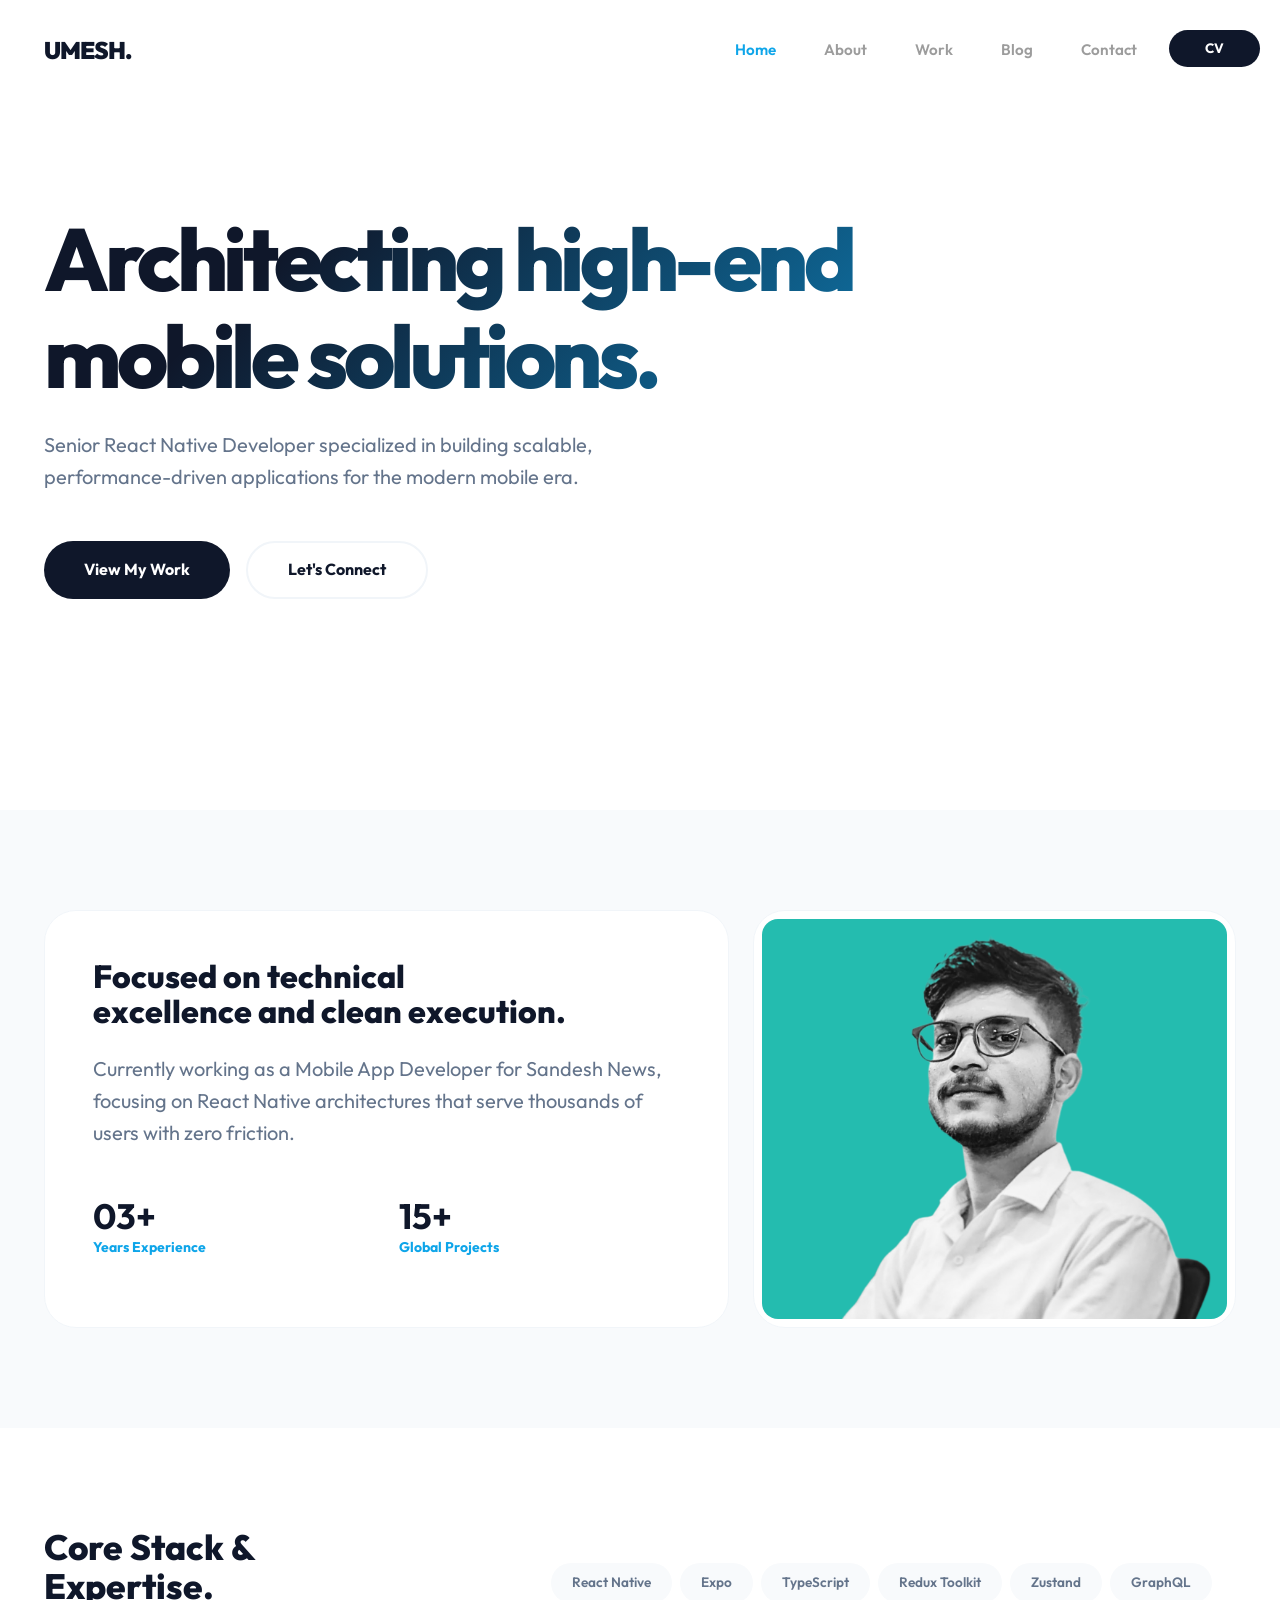
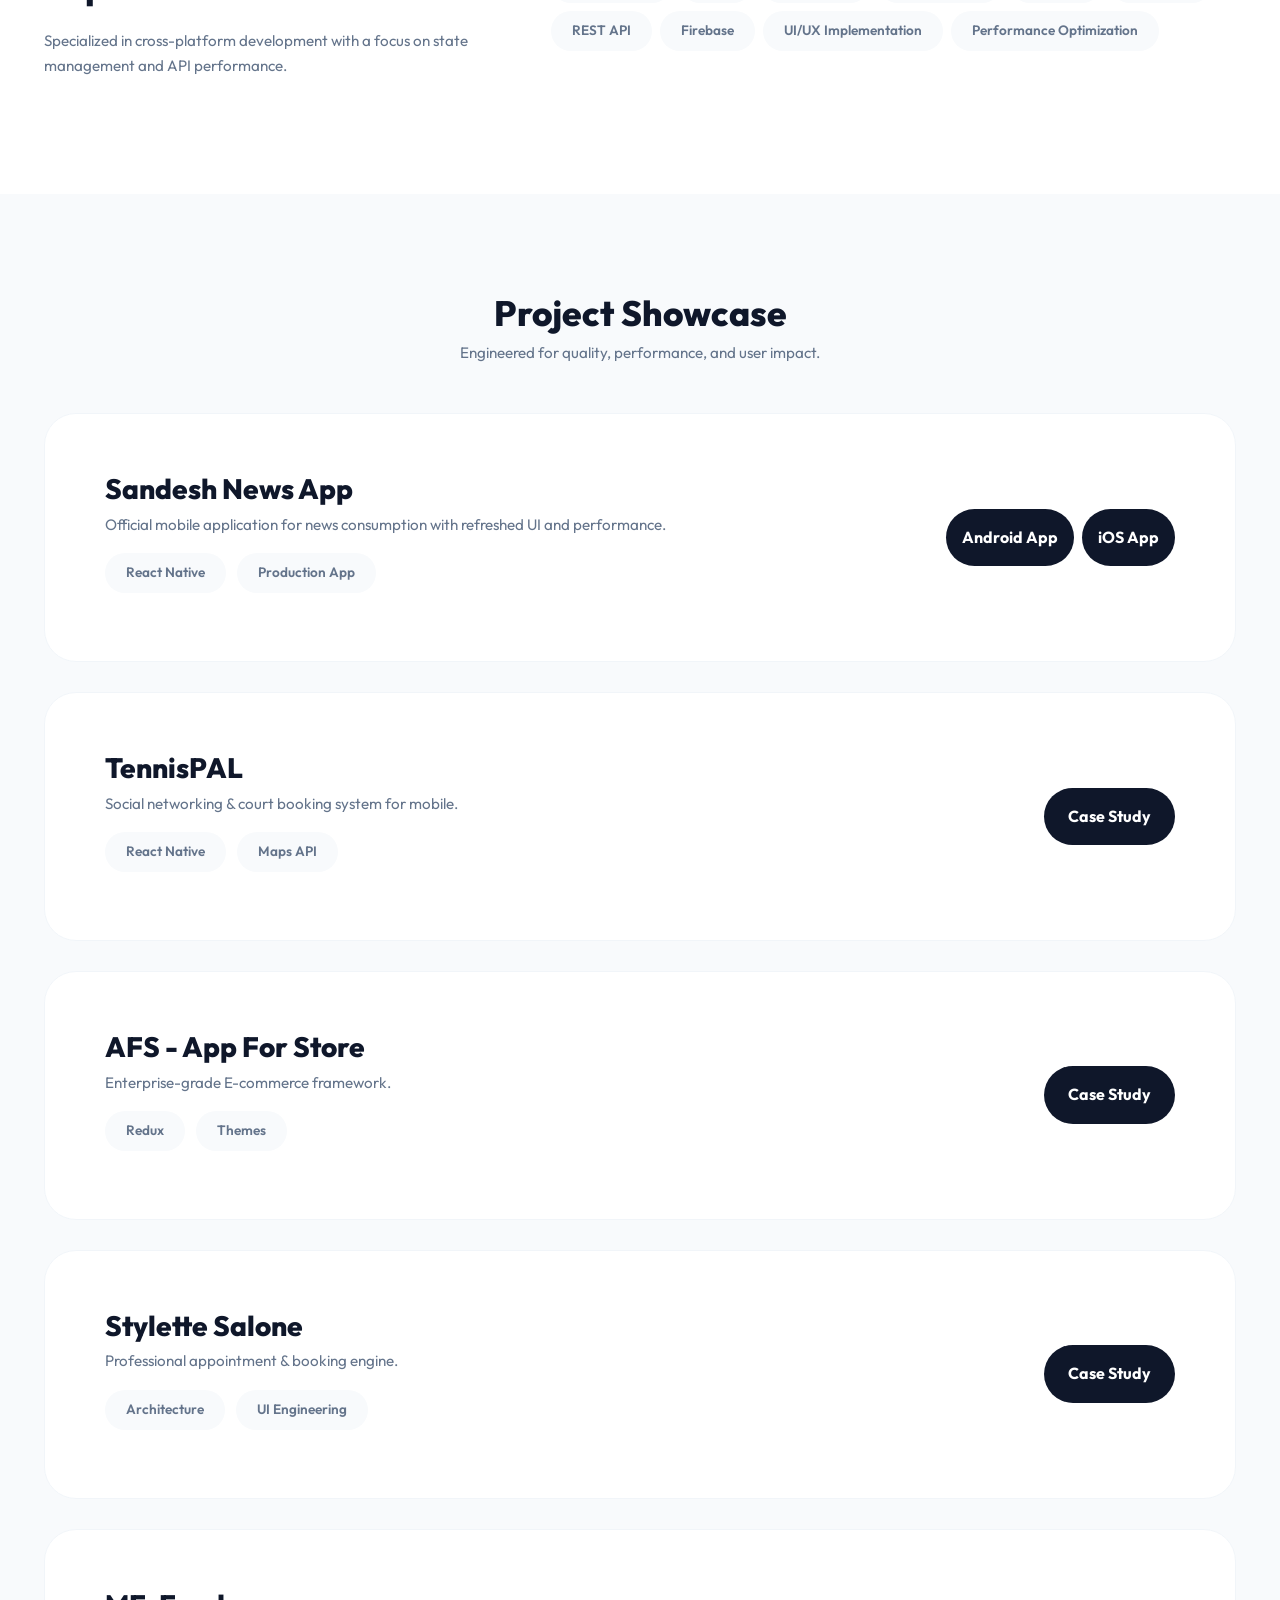
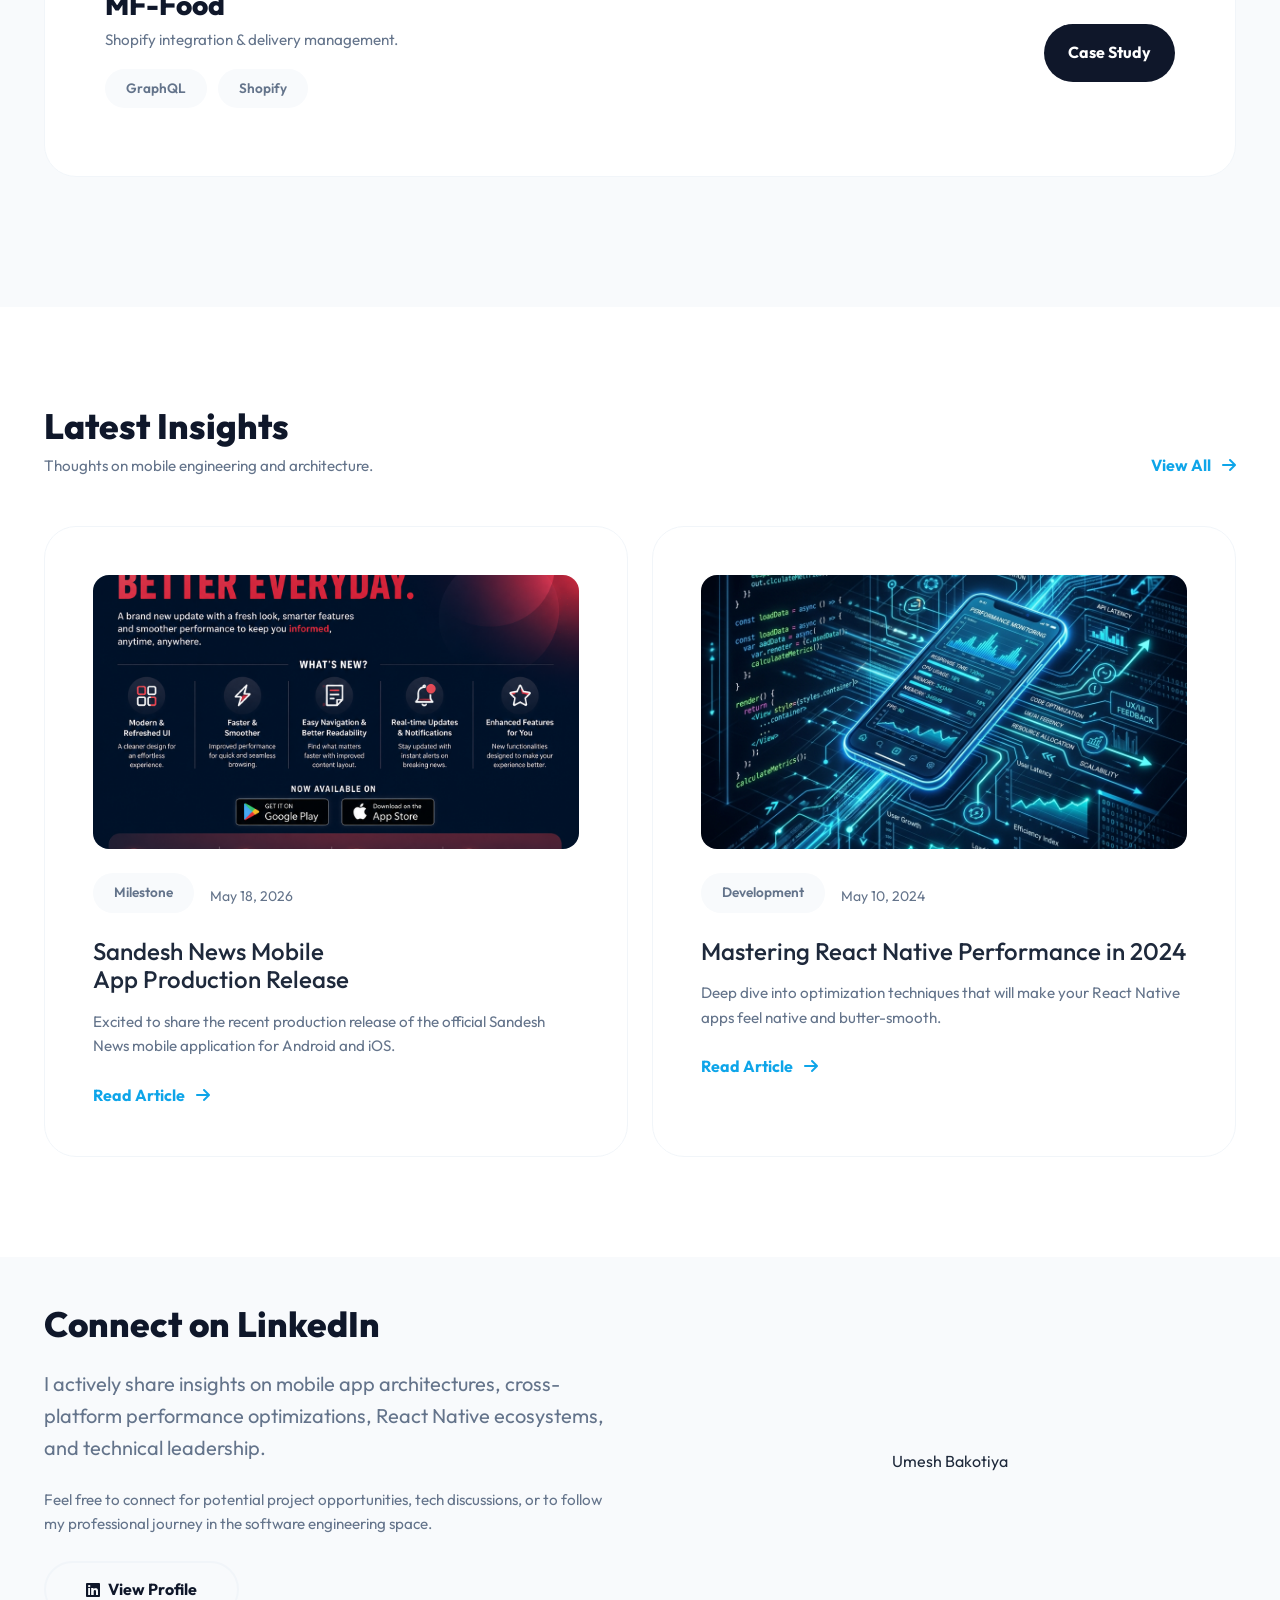
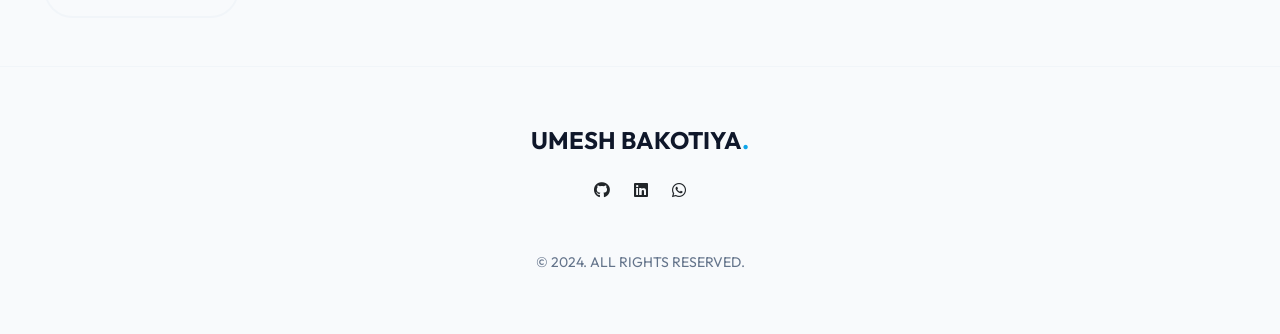
<file: index.html>
<!DOCTYPE html>
<html lang="en">

<head>
    <meta charset='utf-8'>
    <meta http-equiv='X-UA-Compatible' content='IE=edge'>
    <title>Umesh Bakotiya | Senior Mobile Solutions Architect & React Native Expert</title>
    <meta name='viewport' content='width=device-width, initial-scale=1'>

    <!-- SEO Meta Tags -->
    <meta name="description"
        content="Umesh Bakotiya is a Senior Mobile Solutions Architect specialized in high-performance React Native ecosystems. Discover enterprise-grade mobile architectures, technical insights, and scalable app development.">
    <meta name="keywords"
        content="Umesh Bakotiya, Senior React Native Developer, Mobile Solutions Architect, React Native Performance, Cross-Platform Architecture, Umesh Bakotiya Portfolio, Enterprise Mobile Apps">
    <!-- <meta name="google-site-verification" content="YOUR_GOOGLE_VERIFICATION_CODE_HERE" /> -->
    <meta name="author" content="Umesh Bakotiya">
    <meta name="theme-color" content="#0ea5e9">
    <link rel="canonical" href="https://umeshbakotiyadev.github.io/MyPortfolio/">

    <!-- AI & Search Entity Optimization -->
    <meta name="robots" content="index, follow, max-image-preview:large, max-snippet:-1, max-video-preview:-1">

    <!-- Open Graph / Facebook -->
    <meta property="og:locale" content="en_US">
    <meta property="og:type" content="website">
    <meta property="og:url" content="https://umeshbakotiyadev.github.io/MyPortfolio/">
    <meta property="og:site_name" content="Umesh Bakotiya Portfolio">
    <meta property="og:title" content="Umesh Bakotiya | Senior Mobile Solutions Architect">
    <meta property="og:description"
        content="Engineering high-performance mobile ecosystems with React Native. Explore my technical portfolio and insights.">
    <!-- <meta property="og:image" content="https://umeshbakotiyadev.github.io/MyPortfolio/img/3.png">
    <meta property="og:image:width" content="1200">
    <meta property="og:image:height" content="630">
    <meta property="og:image:type" content="image/jpeg"> -->

    <!-- Twitter -->
    <meta name="twitter:card" content="summary_large_image">
    <meta name="twitter:site" content="@umesh_bakotiya">
    <meta name="twitter:creator" content="@umesh_bakotiya">
    <meta name="twitter:title" content="Umesh Bakotiya | Senior Mobile Solutions Architect">
    <meta name="twitter:description" content="Architecting the future of mobile apps with React Native.">
    <meta name="twitter:image" content="https://umeshbakotiyadev.github.io/MyPortfolio/img/3.png">

    <!-- Favicon -->
    <link rel="icon" href="img/favicon.ico" type="image/x-icon">

    <!-- Schema.org Structured Data (AI & Google Ready) -->
    <script type="application/ld+json">
    {
      "@context": "https://schema.org",
      "@graph": [
        {
          "@type": "Person",
          "@id": "https://umeshbakotiyadev.github.io/MyPortfolio/#person",
          "name": "Umesh Bakotiya",
          "jobTitle": "Senior Mobile Solutions Architect",
          "url": "https://umeshbakotiyadev.github.io/MyPortfolio/",
          "image": "https://umeshbakotiyadev.github.io/MyPortfolio/img/3.png",
          "sameAs": [
            "https://github.com/umeshbakotiyadev",
            "https://www.linkedin.com/in/umesh-bakotiya-ab243b1a0/"
          ],
          "description": "Senior React Native Developer & Mobile Architect specialized in building scalable, performance-driven mobile applications.",
          "knowsAbout": [
            "React Native",
            "Mobile App Architecture",
            "TypeScript",
            "App Performance Optimization",
            "Cross-Platform Development",
            "Technical Leadership"
          ],
          "worksFor": {
            "@type": "Organization",
            "name": "Sandesh News"
          }
        },
        {
          "@type": "WebSite",
          "@id": "https://umeshbakotiyadev.github.io/MyPortfolio/#website",
          "url": "https://umeshbakotiyadev.github.io/MyPortfolio/",
          "name": "Umesh Bakotiya Portfolio",
          "publisher": { "@id": "https://umeshbakotiyadev.github.io/MyPortfolio/#person" },
          "inLanguage": "en-US"
        },
        {
          "@type": "WebPage",
          "@id": "https://umeshbakotiyadev.github.io/MyPortfolio/#webpage",
          "url": "https://umeshbakotiyadev.github.io/MyPortfolio/",
          "name": "Umesh Bakotiya - Mobile Solutions Architect Portfolio",
          "isPartOf": { "@id": "https://umeshbakotiyadev.github.io/MyPortfolio/#website" },
          "about": { "@id": "https://umeshbakotiyadev.github.io/MyPortfolio/#person" },
          "description": "Portfolio of Umesh Bakotiya, a Senior Mobile Solutions Architect specializing in React Native and performance-driven mobile apps."
        }
      ]
    }
    </script>

    <!-- Fonts -->
    <link rel="preconnect" href="https://fonts.googleapis.com">
    <link rel="preconnect" href="https://fonts.gstatic.com" crossorigin>

    <!-- AOS Animation -->
    <link href="https://unpkg.com/aos@2.3.1/dist/aos.css" rel="stylesheet">

    <!-- Bootstrap 5 -->
    <link href="https://cdn.jsdelivr.net/npm/bootstrap@5.3.2/dist/css/bootstrap.min.css" rel="stylesheet">

    <!-- Font Awesome -->
    <link rel="stylesheet" href="https://cdnjs.cloudflare.com/ajax/libs/font-awesome/6.4.2/css/all.min.css">

    <!-- Custom Style -->
    <link rel='stylesheet' type='text/css' media='screen' href='style/main.css'>

    <!-- LinkedIn Badge Script -->
    <script src="https://platform.linkedin.com/badges/js/profile.js" async defer type="text/javascript"></script>
</head>

<body data-bs-spy="scroll" data-bs-target=".navbar" data-bs-offset="100">

    <!-- Navbar -->
    <header class="header_wrapper">
        <nav class="navbar navbar-expand-lg fixed-top">
            <div class="container">
                <a class="navbar-brand" href="#" data-aos="fade-right">
                    UMESH<span style="color: var(--accent);">.</span>
                </a>

                <button class="navbar-toggler border-0" type="button" data-bs-toggle="collapse"
                    data-bs-target="#navbarNav">
                    <i class="fas fa-bars-staggered"></i>
                </button>

                <div class="collapse navbar-collapse justify-content-end" id="navbarNav">
                    <ul class="navbar-nav menu-navbar-nav">
                        <li class="nav-item"><a class="nav-link active" href="#home">Home</a></li>
                        <li class="nav-item"><a class="nav-link" href="#about">About</a></li>
                        <li class="nav-item"><a class="nav-link" href="index.html#projects">Work</a></li>
                        <li class="nav-item"><a class="nav-link" href="blog.html">Blog</a></li>
                        <li class="nav-item"><a class="nav-link" href="contact.html">Contact</a></li>
                        <li class="nav-item">
                            <a href="cv.pdf" target="_blank"
                                class="main-btn btn-sm w-100 w-lg-auto ms-lg-4 px-4 py-2 mt-3 mt-lg-0"
                                style="font-size: 0.85rem;">CV</a>
                        </li>
                    </ul>
                </div>
            </div>
        </nav>
    </header>

    <main class="main_wrapper">
        <!-- Hero Section -->
        <section id="home" class="hero_section">
            <div class="container">
                <div class="hero_content" data-aos="fade-up">
                    <h1 class="text-gradient">Architecting high-end <br class="d-none d-lg-block">mobile solutions.</h1>
                    <p class="text-muted fs-5 mb-5" style="max-width: 650px;">Senior React Native Developer specialized
                        in
                        building scalable, performance-driven applications for the modern mobile era.</p>
                    <div class="d-flex gap-3 flex-wrap justify-content-center justify-content-lg-start">
                        <a href="#projects" class="main-btn">View My Work</a>
                        <a href="contact.html" class="btn-outline">Let's Connect</a>
                    </div>
                </div>
            </div>
        </section>

        <!-- Experience Overview -->
        <section id="about" class="bg-alt">
            <div class="container">
                <div class="row g-4">
                    <div class="col-lg-7" data-aos="fade-right">
                        <div class="studio-card">
                            <h2 class="mb-4">Focused on technical excellence and clean execution.</h2>
                            <p class="text-muted fs-5 mb-5">Currently working as a Mobile App Developer for Sandesh
                                News, focusing on React Native architectures that serve thousands of users with zero
                                friction.</p>

                            <div class="row g-4">
                                <div class="col-6">
                                    <h3 class="display-5 fw-bold mb-0">03+</h3>
                                    <p class="text-accent fw-bold small">Years Experience</p>
                                </div>
                                <div class="col-6">
                                    <h3 class="display-5 fw-bold mb-0">15+</h3>
                                    <p class="text-accent fw-bold small">Global Projects</p>
                                </div>
                            </div>
                        </div>
                    </div>
                    <div class="col-lg-5" data-aos="fade-left">
                        <div class="studio-card p-2 text-center">
                            <img src="img/3.png" alt="Umesh" class="img-fluid rounded-4" loading="lazy"
                                style="max-height: 400px; width: 100%; object-fit: cover;">
                        </div>
                    </div>
                </div>
            </div>
        </section>

        <!-- Skills Section -->
        <section id="skills">
            <div class="container">
                <div class="row g-4 align-items-center">
                    <div class="col-lg-5" data-aos="fade-right">
                        <h2 class="display-5 mb-4">Core Stack &<br>Expertise.</h2>
                        <p class="text-muted">Specialized in cross-platform development with a focus on state management
                            and
                            API performance.</p>
                    </div>
                    <div class="col-lg-7" data-aos="fade-left">
                        <div class="d-flex flex-wrap">
                            <span class="badge-custom">React Native</span>
                            <span class="badge-custom">Expo</span>
                            <span class="badge-custom">TypeScript</span>
                            <span class="badge-custom">Redux Toolkit</span>
                            <span class="badge-custom">Zustand</span>
                            <span class="badge-custom">GraphQL</span>
                            <span class="badge-custom">REST API</span>
                            <span class="badge-custom">Firebase</span>
                            <span class="badge-custom">UI/UX Implementation</span>
                            <span class="badge-custom">Performance Optimization</span>
                        </div>
                    </div>
                </div>
            </div>
        </section>

        <!-- Project Showcase -->
        <section id="projects" class="bg-alt">
            <div class="container">
                <div class="mb-5 text-center" data-aos="fade-up">
                    <h2 class="display-5">Project Showcase</h2>
                    <p class="text-muted">Engineered for quality, performance, and user impact.</p>
                </div>

                <div class="project-list">
                    <div class="project-item" data-aos="fade-up">
                        <div class="project-info">
                            <h3 class="mb-2">Sandesh News App</h3>
                            <p class="text-muted mb-3">Official mobile application for news consumption with refreshed
                                UI and performance.</p>
                            <div>
                                <span class="badge-custom">React Native</span>
                                <span class="badge-custom">Production App</span>
                            </div>
                        </div>
                        <div class="d-flex gap-2 flex-wrap">
                            <a href="https://lnkd.in/gxs5JSJj" target="_blank" class="main-btn btn-sm px-3">Android
                                App</a>
                            <a href="https://lnkd.in/gNENCxUe" target="_blank" class="main-btn btn-sm px-3">iOS App</a>
                        </div>
                    </div>

                    <div class="project-item" data-aos="fade-up">
                        <div class="project-info">
                            <h3 class="mb-2">TennisPAL</h3>
                            <p class="text-muted mb-3">Social networking & court booking system for mobile.</p>
                            <div>
                                <span class="badge-custom">React Native</span>
                                <span class="badge-custom">Maps API</span>
                            </div>
                        </div>
                        <a href="https://github.com/umeshbakotiyadev" target="_blank" class="main-btn btn-sm px-4">Case
                            Study</a>
                    </div>

                    <div class="project-item" data-aos="fade-up">
                        <div class="project-info">
                            <h3 class="mb-2">AFS - App For Store</h3>
                            <p class="text-muted mb-3">Enterprise-grade E-commerce framework.</p>
                            <div>
                                <span class="badge-custom">Redux</span>
                                <span class="badge-custom">Themes</span>
                            </div>
                        </div>
                        <a href="https://github.com/umeshbakotiyadev" target="_blank" class="main-btn btn-sm px-4">Case
                            Study</a>
                    </div>

                    <div class="project-item" data-aos="fade-up">
                        <div class="project-info">
                            <h3 class="mb-2">Stylette Salone</h3>
                            <p class="text-muted mb-3">Professional appointment & booking engine.</p>
                            <div>
                                <span class="badge-custom">Architecture</span>
                                <span class="badge-custom">UI Engineering</span>
                            </div>
                        </div>
                        <a href="https://github.com/umeshbakotiyadev" target="_blank" class="main-btn btn-sm px-4">Case
                            Study</a>
                    </div>

                    <div class="project-item" data-aos="fade-up">
                        <div class="project-info">
                            <h3 class="mb-2">MF-Food</h3>
                            <p class="text-muted mb-3">Shopify integration & delivery management.</p>
                            <div>
                                <span class="badge-custom">GraphQL</span>
                                <span class="badge-custom">Shopify</span>
                            </div>
                        </div>
                        <a href="https://github.com/umeshbakotiyadev" target="_blank" class="main-btn btn-sm px-4">Case
                            Study</a>
                    </div>
                </div>
            </div>
        </section>

        <!-- Latest Blogs Section -->
        <section id="latest-blog">
            <div class="container">
                <div class="mb-5 d-flex justify-content-between align-items-end" data-aos="fade-up">
                    <div>
                        <h2 class="display-5">Latest Insights</h2>
                        <p class="text-muted mb-0">Thoughts on mobile engineering and architecture.</p>
                    </div>
                    <a href="blog.html" class="text-accent fw-bold">View All <i class="fas fa-arrow-right ms-2"></i></a>
                </div>

                <div class="row g-4" id="latest-blog-container">
                    <!-- Latest 2 blogs will be injected here -->
                </div>
            </div>
        </section>

        <!-- LinkedIn Connect Section -->
        <section id="linkedin-connect" class="py-5 bg-alt">
            <div class="container">
                <div class="row align-items-center g-5">
                    <div class="col-lg-6" data-aos="fade-right">
                        <h2 class="display-5 mb-4">Connect on LinkedIn</h2>
                        <p class="text-muted fs-5 mb-4">I actively share insights on mobile app architectures,
                            cross-platform performance optimizations, React Native ecosystems, and technical leadership.
                        </p>
                        <p class="text-muted mb-4">Feel free to connect for potential project opportunities, tech
                            discussions, or to follow my professional journey in the software engineering space.</p>
                        <a href="https://in.linkedin.com/in/umeshbakotiya" target="_blank" class="btn-outline"><i
                                class="fab fa-linkedin me-2"></i>View Profile</a>
                    </div>
                    <div class="col-lg-6 d-flex justify-content-center" data-aos="fade-left">
                        <div class="badge-base LI-profile-badge" data-locale="en_US" data-size="large" data-theme="dark"
                            data-type="HORIZONTAL" data-vanity="umeshbakotiya" data-version="v1"><a
                                class="badge-base__link LI-simple-link"
                                href="https://in.linkedin.com/in/umeshbakotiya?trk=profile-badge">Umesh Bakotiya</a>
                        </div>
                    </div>
                </div>
            </div>
        </section>

    </main>

    <!-- Footer -->
    <footer class="text-center bg-alt">
        <div class="container">
            <h4 class="fw-bold mb-4">UMESH BAKOTIYA<span class="text-accent">.</span></h4>
            <div class="d-flex justify-content-center gap-4 mb-5">
                <a href="https://github.com/umeshbakotiyadev" target="_blank" class="text-dark"><i
                        class="fab fa-github"></i></a>
                <a href="https://www.linkedin.com/in/umesh-bakotiya-ab243b1a0/" target="_blank" class="text-dark"><i
                        class="fab fa-linkedin"></i></a>
                <a href="https://wa.link/zpbch6" target="_blank" class="text-dark"><i class="fab fa-whatsapp"></i></a>
            </div>
            <p class="small text-muted mb-0">© 2024. ALL RIGHTS RESERVED.</p>
        </div>
    </footer>

    <!-- Scripts -->
    <script src="https://cdn.jsdelivr.net/npm/bootstrap@5.3.2/dist/js/bootstrap.bundle.min.js"></script>
    <script src="https://unpkg.com/aos@2.3.1/dist/aos.js"></script>
    <script src="script/blog-data.js"></script>
    <script src="script/main.js"></script>
</body>

</html>
</file>
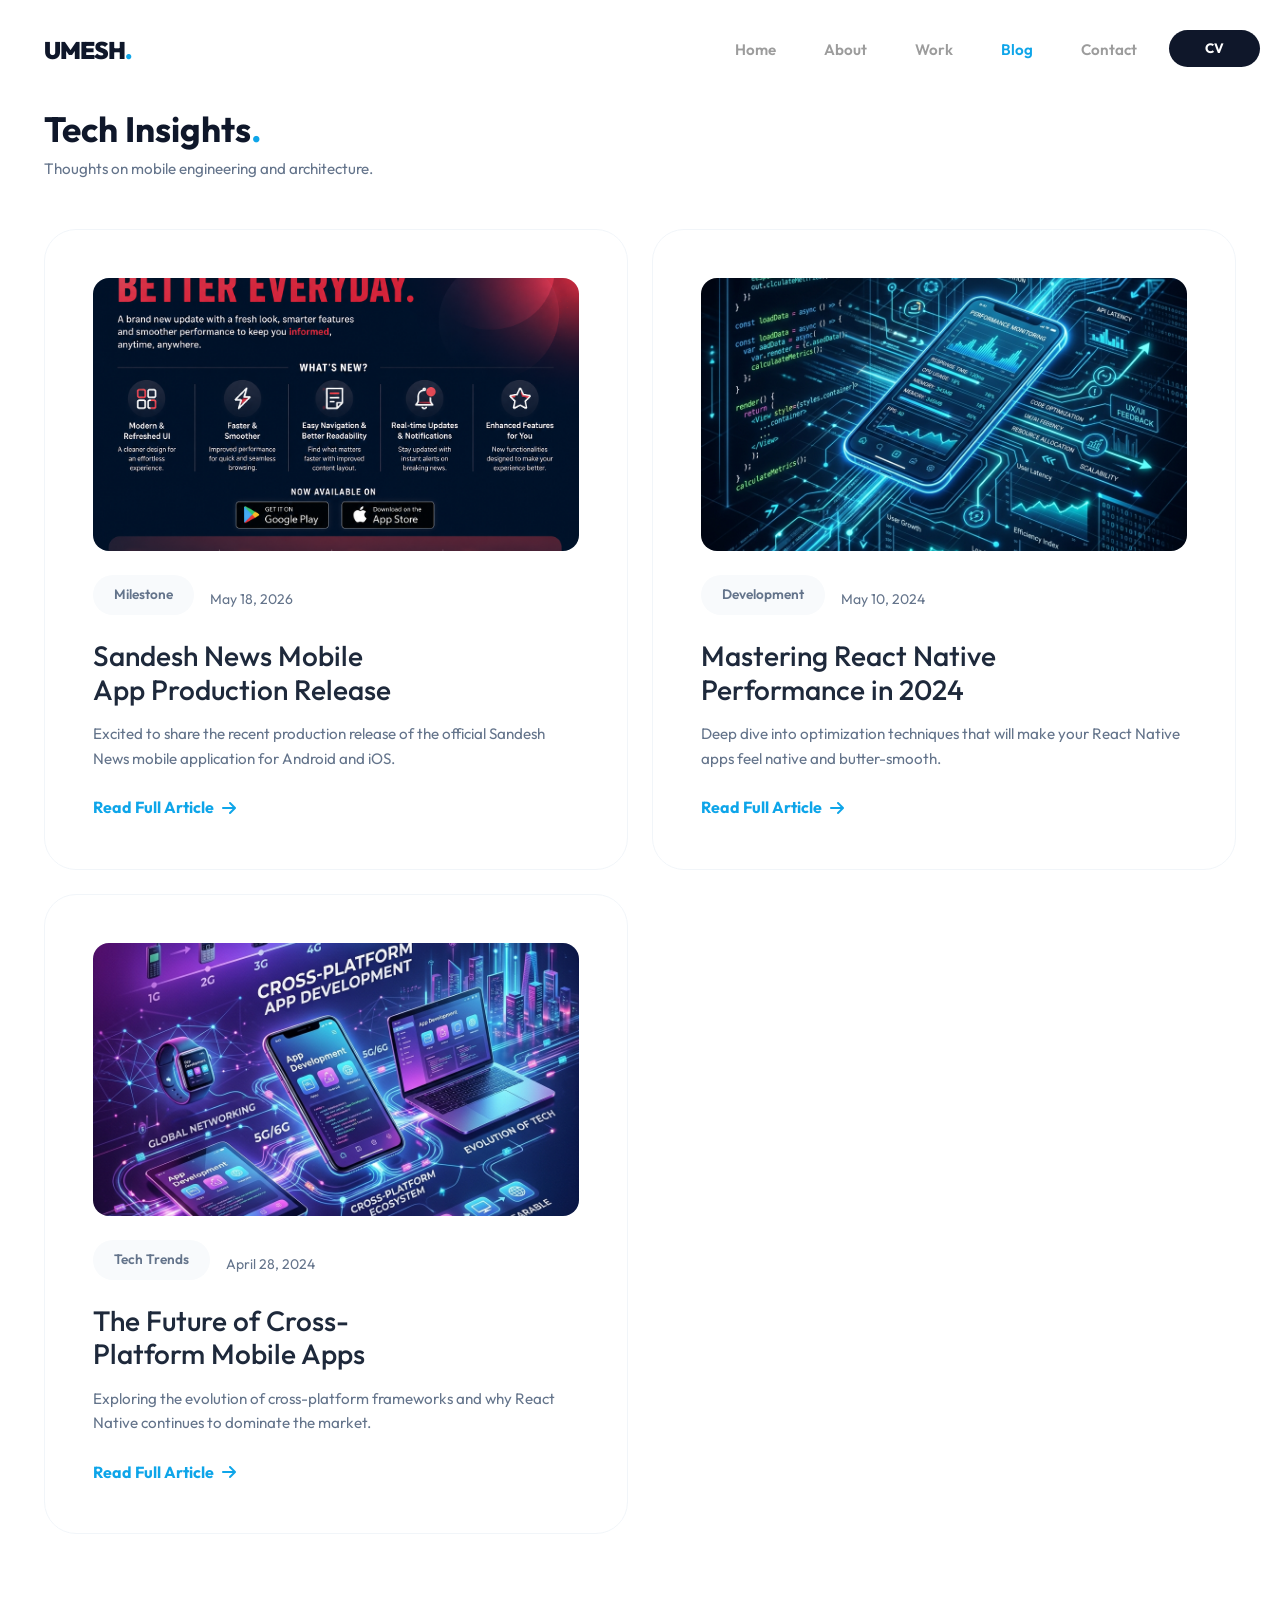
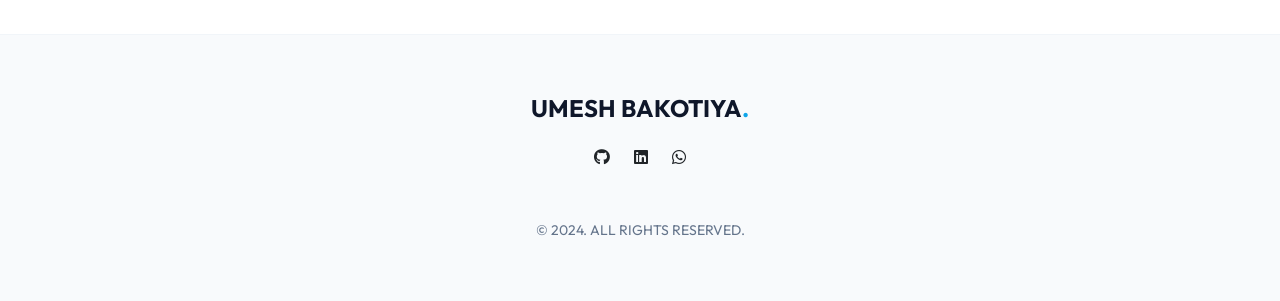
<file: blog-details.html>
<!DOCTYPE html>
<html lang="en">

<head>
    <meta charset='utf-8'>
    <meta http-equiv='X-UA-Compatible' content='IE=edge'>
    <title>Blog Details | Umesh Bakotiya</title>
    <meta name='viewport' content='width=device-width, initial-scale=1'>
    <link rel="canonical" href="https://umeshbakotiyadev.github.io/MyPortfolio/blog-details.html" id="canonical-link">
    <meta name="description" content="Read full article on mobile development and architecture.">
    <meta name="author" content="Umesh Bakotiya">

    <!-- Open Graph / Facebook -->
    <meta property="og:type" content="article">
    <meta property="og:title" content="Blog Details | Umesh Bakotiya">
    <meta property="og:description" content="Read full article on mobile development and architecture.">
    <meta property="og:image" content="">
    <meta property="og:url" content="">

    <!-- Twitter -->
    <meta property="twitter:card" content="summary_large_image">
    <meta property="twitter:title" content="Blog Details | Umesh Bakotiya">
    <meta property="twitter:description" content="Read full article on mobile development and architecture.">
    <meta property="twitter:image" content="">

    <!-- Favicon -->
    <link rel="icon" href="img/favicon.ico" type="image/x-icon">

    <!-- Fonts -->
    <link rel="preconnect" href="https://fonts.googleapis.com">
    <link rel="preconnect" href="https://fonts.gstatic.com" crossorigin>

    <!-- AOS Animation -->
    <link href="https://unpkg.com/aos@2.3.1/dist/aos.css" rel="stylesheet">

    <!-- Bootstrap 5 -->
    <link href="https://cdn.jsdelivr.net/npm/bootstrap@5.3.2/dist/css/bootstrap.min.css" rel="stylesheet">

    <!-- Font Awesome -->
    <link rel="stylesheet" href="https://cdnjs.cloudflare.com/ajax/libs/font-awesome/6.4.2/css/all.min.css">

    <!-- Custom Style -->
    <link rel='stylesheet' type='text/css' media='screen' href='style/main.css'>

    <!-- Schema.org JSON-LD (Article) -->
    <script type="application/ld+json" id="article-schema">
    {
      "@context": "https://schema.org",
      "@type": "BlogPosting",
      "mainEntityOfPage": {
        "@type": "WebPage",
        "@id": "https://umeshbakotiyadev.github.io/MyPortfolio/blog-details.html"
      },
      "author": {
        "@type": "Person",
        "name": "Umesh Bakotiya"
      }
    }
    </script>
</head>

<body>

    <!-- Navbar -->
    <header class="header_wrapper">
        <nav class="navbar navbar-expand-lg fixed-top header-scrolled">
            <div class="container">
                <a class="navbar-brand" href="index.html">
                    UMESH<span style="color: var(--accent-color);">.</span>
                </a>

                <a href="blog.html" class="btn-outline btn-sm px-3 py-2 ms-auto d-flex align-items-center w-auto">
                    <i class="fas fa-arrow-left me-2"></i> <span class="d-none d-sm-inline">Back to Blog</span><span
                        class="d-inline d-sm-none">Back</span>
                </a>
            </div>
        </nav>
    </header>

    <main class="main_wrapper">
        <section class="blog-detail-section" style="padding: 140px 0 80px;">
            <div class="container">
                <div class="row justify-content-center">
                    <div class="col-lg-9">
                        <div id="blog-content" data-aos="fade-up">
                            <div class="text-center py-5">
                                <div class="spinner-border text-accent" role="status">
                                    <span class="visually-hidden">Loading...</span>
                                </div>
                            </div>
                        </div>
                    </div>
                </div>
            </div>
        </section>
    </main>

    <!-- Footer -->
    <footer class="text-center bg-alt">
        <div class="container">
            <h4 class="fw-bold mb-4">UMESH BAKOTIYA<span class="text-accent">.</span></h4>
            <div class="d-flex justify-content-center gap-4 mb-5">
                <a href="https://github.com/umeshbakotiyadev" target="_blank" class="text-dark"><i
                        class="fab fa-github"></i></a>
                <a href="https://www.linkedin.com/in/umesh-bakotiya-07a307290/" target="_blank" class="text-dark"><i
                        class="fab fa-linkedin"></i></a>
                <a href="https://wa.link/zpbch6" target="_blank" class="text-dark"><i class="fab fa-whatsapp"></i></a>
            </div>
            <p class="small text-muted mb-0">© 2024. ALL RIGHTS RESERVED.</p>
        </div>
    </footer>

    <!-- Scripts -->
    <script src="https://cdn.jsdelivr.net/npm/bootstrap@5.3.2/dist/js/bootstrap.bundle.min.js"></script>
    <script src="https://unpkg.com/aos@2.3.1/dist/aos.js"></script>
    <script src="script/blog-data.js"></script>
    <script src="script/main.js"></script>
    <script>
        AOS.init({ duration: 800, once: true });

        const urlParams = new URLSearchParams(window.location.search);
        const blogId = urlParams.get('id');

        if (blogId && typeof BLOG_DATA !== 'undefined') {
            const blog = BLOG_DATA.find(b => b.id === blogId);
            if (blog) {
                // Update SEO
                document.title = `${blog.title} | Umesh Bakotiya`;
                document.querySelector('meta[name="description"]').setAttribute('content', blog.summary);

                // OG & Twitter
                const ogTitle = document.querySelector('meta[property="og:title"]');
                if (ogTitle) ogTitle.setAttribute('content', blog.title);

                const ogDesc = document.querySelector('meta[property="og:description"]');
                if (ogDesc) ogDesc.setAttribute('content', blog.summary);

                const ogImage = document.querySelector('meta[property="og:image"]');
                if (ogImage) ogImage.setAttribute('content', `https://umeshbakotiyadev.github.io/MyPortfolio/${blog.image}`);

                const ogUrl = document.querySelector('meta[property="og:url"]');
                if (ogUrl) ogUrl.setAttribute('content', window.location.href);

                const twitterTitle = document.querySelector('meta[property="twitter:title"]');
                if (twitterTitle) twitterTitle.setAttribute('content', blog.title);

                const twitterDesc = document.querySelector('meta[property="twitter:description"]');
                if (twitterDesc) twitterDesc.setAttribute('content', blog.summary);

                const twitterImage = document.querySelector('meta[property="twitter:image"]');
                if (twitterImage) twitterImage.setAttribute('content', `https://umeshbakotiyadev.github.io/MyPortfolio/${blog.image}`);

                const canonicalLink = document.getElementById('canonical-link');
                if (canonicalLink) canonicalLink.setAttribute('href', window.location.href);

                // Update Content
                const content = document.getElementById('blog-content');
                content.innerHTML = `
                    <div class="mb-5 text-center">
                        <span class="badge-custom mb-3">${blog.category}</span>
                        <h1 class="display-4 fw-bold mb-4">${blog.title}</h1>
                        <p class="text-muted">By ${blog.author} • ${blog.date}</p>
                    </div>
                    <img src="${blog.image}" alt="${blog.title}" class="img-fluid rounded-4 mb-5 w-100" style="height: auto;" onerror="this.src='img/3.png'">
                    <div class="blog-article-content">
                        ${blog.content}
                    </div>
                `;

                // Update Schema
                const schema = JSON.parse(document.getElementById('article-schema').innerHTML);
                schema.headline = blog.title;
                schema.description = blog.summary;
                schema.image = `https://umeshbakotiyadev.github.io/MyPortfolio/${blog.image}`;
                schema.datePublished = blog.date;
                schema.dateModified = blog.date;
                schema.url = window.location.href;
                document.getElementById('article-schema').innerHTML = JSON.stringify(schema);

                // Refresh AOS
                if (window.AOS) {
                    AOS.refresh();
                }
            } else {
                document.getElementById('blog-content').innerHTML = '<h2 class="text-center">Blog post not found.</h2>';
            }
        } else if (!blogId) {
            window.location.href = 'blog.html';
        } else {
            document.getElementById('blog-content').innerHTML = '<p class="text-center">Error loading blog data.</p>';
        }
    </script>
</body>

</html>
</file>
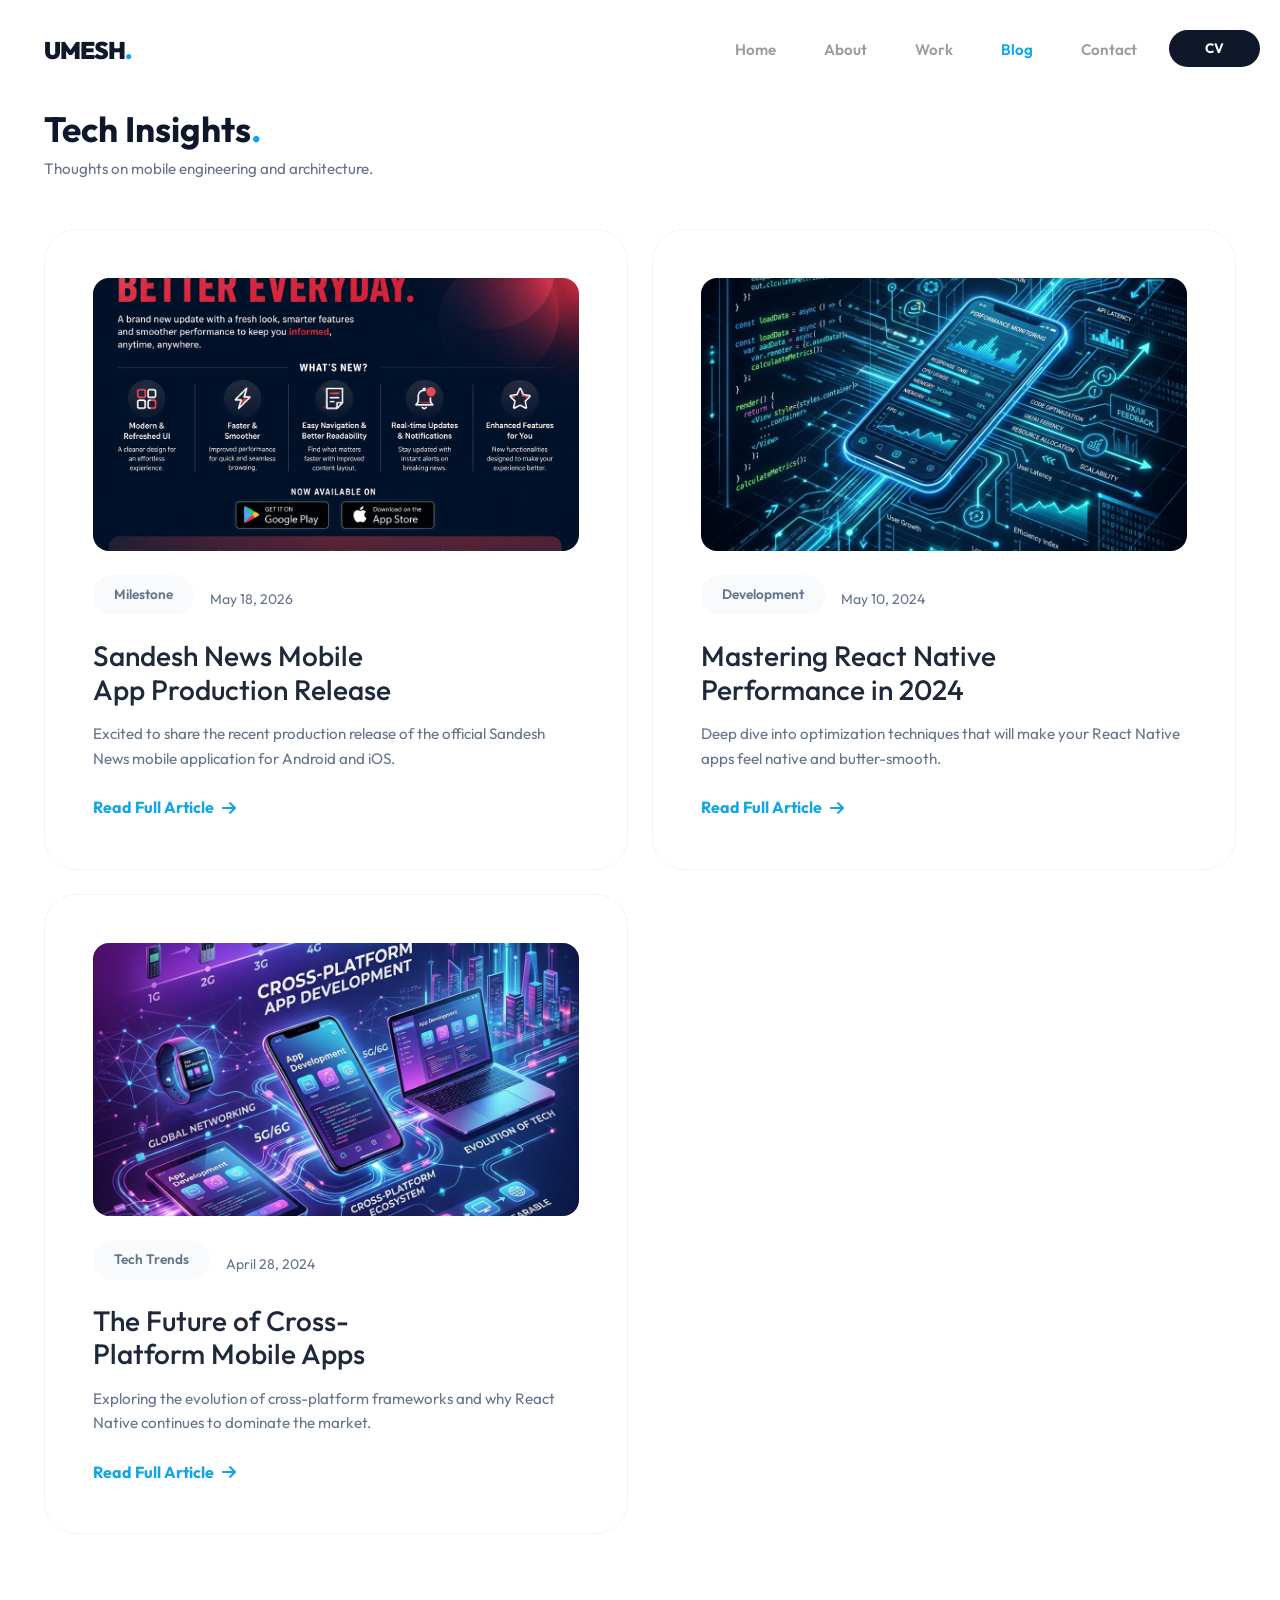
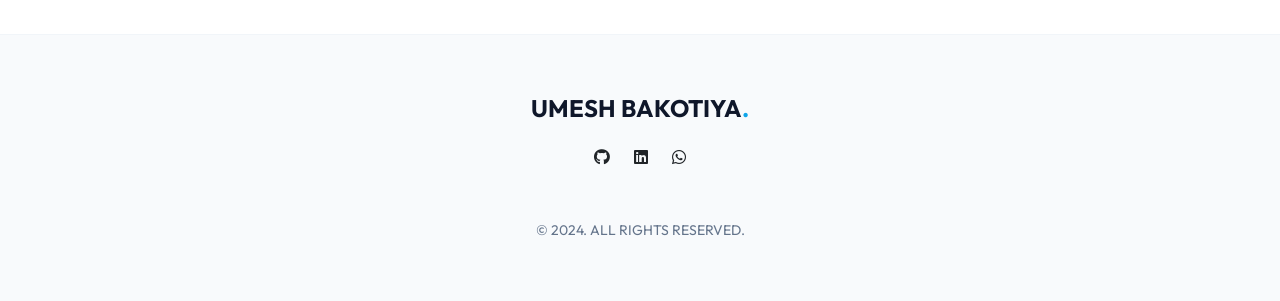
<file: blog.html>
<!DOCTYPE html>
<html lang="en">

<head>
    <meta charset='utf-8'>
    <meta http-equiv='X-UA-Compatible' content='IE=edge'>
    <title>Blog | Umesh Bakotiya - Mobile Development Insights</title>
    <meta name='viewport' content='width=device-width, initial-scale=1'>
    <meta name="description"
        content="Explore insights on React Native, mobile architecture, and performance optimization from Umesh Bakotiya, a Senior Mobile Solutions Architect.">
    <meta name="keywords"
        content="React Native Blog, Mobile Development, App Performance, Umesh Bakotiya, Mobile Architecture">
    <meta name="author" content="Umesh Bakotiya">

    <!-- Open Graph / Facebook -->
    <meta property="og:type" content="website">
    <meta property="og:url" content="https://umeshbakotiyadev.github.io/MyPortfolio/blog.html">
    <meta property="og:title" content="Blog | Umesh Bakotiya - Mobile Development Insights">
    <meta property="og:description"
        content="Explore insights on React Native, mobile architecture, and performance optimization.">
    <meta property="og:image" content="https://umeshbakotiyadev.github.io/MyPortfolio/img/3.png">

    <!-- Twitter -->
    <meta property="twitter:card" content="summary_large_image">
    <meta property="twitter:title" content="Blog | Umesh Bakotiya - Mobile Development Insights">
    <meta property="twitter:description"
        content="Explore insights on React Native, mobile architecture, and performance optimization.">

    <!-- Favicon -->
    <link rel="icon" href="img/favicon.ico" type="image/x-icon">

    <!-- Fonts -->
    <link rel="preconnect" href="https://fonts.googleapis.com">
    <link rel="preconnect" href="https://fonts.gstatic.com" crossorigin>

    <!-- AOS Animation -->
    <link href="https://unpkg.com/aos@2.3.1/dist/aos.css" rel="stylesheet">

    <!-- Bootstrap 5 -->
    <link href="https://cdn.jsdelivr.net/npm/bootstrap@5.3.2/dist/css/bootstrap.min.css" rel="stylesheet">

    <!-- Font Awesome -->
    <link rel="stylesheet" href="https://cdnjs.cloudflare.com/ajax/libs/font-awesome/6.4.2/css/all.min.css">

    <!-- Custom Style -->
    <link rel='stylesheet' type='text/css' media='screen' href='style/main.css'>

    <!-- Schema.org JSON-LD -->
    <script type="application/ld+json">
    {
      "@context": "https://schema.org",
      "@type": "Blog",
      "name": "Umesh Bakotiya Blog",
      "description": "Insights and tutorials on mobile development and React Native performance.",
      "url": "https://umeshbakotiyadev.github.io/MyPortfolio/blog.html",
      "publisher": {
        "@type": "Person",
        "name": "Umesh Bakotiya"
      }
    }
    </script>
</head>

<body data-bs-spy="scroll" data-bs-target=".navbar" data-bs-offset="100">

    <!-- Navbar -->
    <header class="header_wrapper">
        <nav class="navbar navbar-expand-lg fixed-top header-scrolled">
            <div class="container">
                <a class="navbar-brand" href="index.html">
                    UMESH<span style="color: var(--accent-color);">.</span>
                </a>

                <button class="navbar-toggler border-0" type="button" data-bs-toggle="collapse"
                    data-bs-target="#navbarNav">
                    <i class="fas fa-bars-staggered"></i>
                </button>

                <div class="collapse navbar-collapse justify-content-end" id="navbarNav">
                    <ul class="navbar-nav menu-navbar-nav">
                        <li class="nav-item"><a class="nav-link" href="index.html#home">Home</a></li>
                        <li class="nav-item"><a class="nav-link" href="index.html#about">About</a></li>
                        <li class="nav-item"><a class="nav-link" href="index.html#projects">Work</a></li>
                        <li class="nav-item"><a class="nav-link active" href="blog.html">Blog</a></li>
                        <li class="nav-item"><a class="nav-link" href="contact.html">Contact</a></li>
                        <li class="nav-item">
                            <a href="cv.pdf" target="_blank"
                                class="main-btn btn-sm w-100 w-lg-auto ms-lg-4 px-4 py-2 mt-3 mt-lg-0"
                                style="font-size: 0.85rem;">CV</a>
                        </li>
                    </ul>
                </div>
            </div>
        </nav>
    </header>

    <main class="main_wrapper">
        <section id="blog-list" style="padding-top: 110px;">
            <div class="container">
                <div class="mb-5" data-aos="fade-down">
                    <h1 class="display-5 fw-bold mb-2">Tech Insights<span class="text-accent">.</span></h1>
                    <p class="text-muted mb-0">Thoughts on mobile engineering and architecture.</p>
                </div>

                <div class="row g-4" id="blog-container">
                    <!-- Blogs will be injected here -->
                    <div class="col-12 text-center py-5">
                        <div class="spinner-border text-accent" role="status">
                            <span class="visually-hidden">Loading...</span>
                        </div>
                    </div>
                </div>
            </div>
        </section>
    </main>

    <!-- Footer -->
    <footer class="text-center bg-alt">
        <div class="container">
            <h4 class="fw-bold mb-4">UMESH BAKOTIYA<span class="text-accent">.</span></h4>
            <div class="d-flex justify-content-center gap-4 mb-5">
                <a href="https://github.com/umeshbakotiyadev" target="_blank" class="text-dark"><i
                        class="fab fa-github"></i></a>
                <a href="https://www.linkedin.com/in/umesh-bakotiya-07a307290/" target="_blank" class="text-dark"><i
                        class="fab fa-linkedin"></i></a>
                <a href="https://wa.link/zpbch6" target="_blank" class="text-dark"><i class="fab fa-whatsapp"></i></a>
            </div>
            <p class="small text-muted mb-0">© 2024. ALL RIGHTS RESERVED.</p>
        </div>
    </footer>

    <!-- Scripts -->
    <script src="https://cdn.jsdelivr.net/npm/bootstrap@5.3.2/dist/js/bootstrap.bundle.min.js"></script>
    <script src="https://unpkg.com/aos@2.3.1/dist/aos.js"></script>
    <script src="script/blog-data.js"></script>
    <script src="script/main.js"></script>
    <script>
        document.addEventListener('DOMContentLoaded', () => {
            const container = document.getElementById('blog-container');
            if (container && typeof BLOG_DATA !== 'undefined') {
                container.innerHTML = '';

                if (BLOG_DATA.length === 0) {
                    container.innerHTML = '<div class="col-12 text-center"><p class="text-muted">No blogs found at the moment.</p></div>';
                } else {
                    BLOG_DATA.forEach((blog, index) => {
                        container.innerHTML += `
                            <div class="col-lg-6" data-aos="fade-up" data-aos-delay="${index * 100}">
                                <article class="studio-card h-100 d-flex flex-column">
                                    <div class="mb-4 overflow-hidden rounded-4">
                                        <img src="${blog.image}" alt="${blog.title}" class="img-fluid w-100" style="aspect-ratio: 16/9; object-fit: cover;" onerror="this.src='img/3.png'">
                                    </div>
                                    <div class="d-flex gap-2 mb-3">
                                        <span class="badge-custom">${blog.category}</span>
                                        <span class="small text-muted align-self-center">${blog.date}</span>
                                    </div>
                                    <h2 class="h3 mb-3">${blog.title}</h2>
                                    <p class="text-muted mb-4">${blog.summary}</p>
                                    <div class="mt-auto">
                                        <a href="blog-details.html?id=${blog.id}" class="text-accent fw-bold d-inline-flex align-items-center">
                                            Read Full Article <i class="fas fa-arrow-right ms-2"></i>
                                        </a>
                                    </div>
                                </article>
                            </div>
                        `;
                    });

                    // Re-initialize or refresh AOS after a tiny delay
                    setTimeout(() => {
                        AOS.init({ duration: 800, once: true });
                        AOS.refresh();
                    }, 100);
                }
            } else if (container) {
                container.innerHTML = '<div class="col-12 text-center py-5"><p class="text-danger">Failed to load blog data.</p></div>';
            }
        });
    </script>
</body>

</html>
</file>
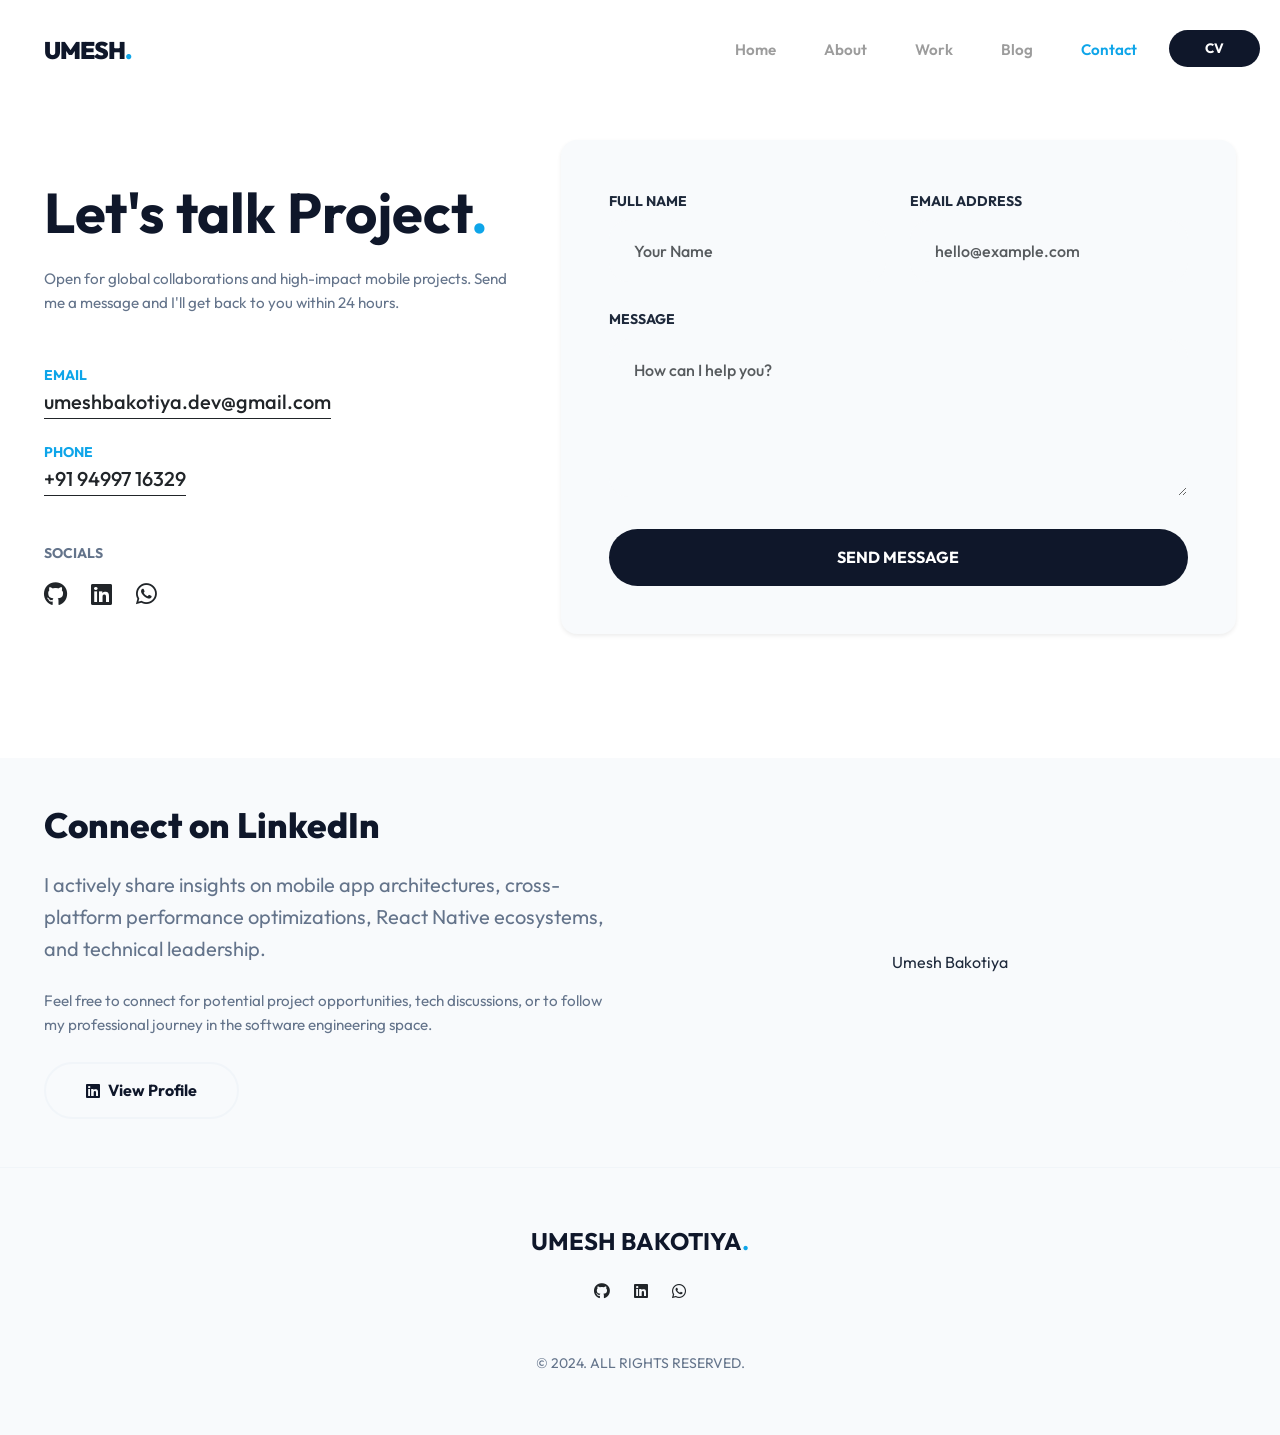
<file: contact.html>
<!DOCTYPE html>
<html lang="en">

<head>
    <meta charset='utf-8'>
    <meta http-equiv='X-UA-Compatible' content='IE=edge'>
    <title>Contact | Umesh Bakotiya - Senior Mobile Architect</title>
    <meta name='viewport' content='width=device-width, initial-scale=1'>
    <meta name="description"
        content="Get in touch with Umesh Bakotiya for high-impact mobile solutions, React Native consulting, or project collaborations.">
    <meta name="keywords" content="Contact Umesh Bakotiya, Hire React Native Developer, Mobile Consultant, India">
    <meta name="author" content="Umesh Bakotiya">

    <!-- Canonical Link -->
    <link rel="canonical" id="canonical-link" href="https://umeshbakotiyadev.github.io/MyPortfolio/contact.html">

    <!-- Open Graph / Facebook -->
    <meta property="og:type" content="website">
    <meta property="og:url" content="https://umeshbakotiyadev.github.io/MyPortfolio/contact.html">
    <meta property="og:title" content="Contact | Umesh Bakotiya - Senior Mobile Architect">
    <meta property="og:description"
        content="Let's build something extraordinary together. Contact for mobile project collaborations.">
    <meta property="og:image" content="https://umeshbakotiyadev.github.io/MyPortfolio/img/3.png">

    <!-- Twitter -->
    <meta property="twitter:card" content="summary_large_image">
    <meta property="twitter:title" content="Contact | Umesh Bakotiya - Senior Mobile Architect">
    <meta property="twitter:description"
        content="Let's build something extraordinary together. Contact for mobile project collaborations.">

    <!-- Favicon -->
    <link rel="icon" href="img/favicon.ico" type="image/x-icon">

    <!-- Fonts -->
    <link rel="preconnect" href="https://fonts.googleapis.com">
    <link rel="preconnect" href="https://fonts.gstatic.com" crossorigin>

    <!-- AOS Animation -->
    <link href="https://unpkg.com/aos@2.3.1/dist/aos.css" rel="stylesheet">

    <!-- Bootstrap 5 -->
    <link href="https://cdn.jsdelivr.net/npm/bootstrap@5.3.2/dist/css/bootstrap.min.css" rel="stylesheet">

    <!-- Font Awesome -->
    <link rel="stylesheet" href="https://cdnjs.cloudflare.com/ajax/libs/font-awesome/6.4.2/css/all.min.css">

    <!-- Custom Style -->
    <link rel='stylesheet' type='text/css' media='screen' href='style/main.css'>

    <!-- LinkedIn Badge Script -->
    <script src="https://platform.linkedin.com/badges/js/profile.js" async defer type="text/javascript"></script>

    <!-- Schema.org JSON-LD -->
    <script type="application/ld+json">
    {
      "@context": "https://schema.org",
      "@type": "ContactPage",
      "mainEntity": {
        "@type": "Person",
        "name": "Umesh Bakotiya",
        "jobTitle": "Senior Mobile Solutions Architect",
        "email": "umeshbakotiya.dev@gmail.com",
        "telephone": "+919499716329",
        "url": "https://umeshbakotiyadev.github.io/MyPortfolio"
      }
    }
    </script>
</head>

<body data-bs-spy="scroll" data-bs-target=".navbar" data-bs-offset="100">

    <!-- Navbar -->
    <header class="header_wrapper">
        <nav class="navbar navbar-expand-lg fixed-top header-scrolled">
            <div class="container">
                <a class="navbar-brand" href="index.html">
                    UMESH<span style="color: var(--accent-color);">.</span>
                </a>

                <button class="navbar-toggler border-0" type="button" data-bs-toggle="collapse"
                    data-bs-target="#navbarNav">
                    <i class="fas fa-bars-staggered"></i>
                </button>

                <div class="collapse navbar-collapse justify-content-end" id="navbarNav">
                    <ul class="navbar-nav menu-navbar-nav">
                        <li class="nav-item"><a class="nav-link" href="index.html#home">Home</a></li>
                        <li class="nav-item"><a class="nav-link" href="index.html#about">About</a></li>
                        <li class="nav-item"><a class="nav-link" href="index.html#projects">Work</a></li>
                        <li class="nav-item"><a class="nav-link" href="blog.html">Blog</a></li>
                        <li class="nav-item"><a class="nav-link active" href="contact.html">Contact</a></li>
                        <li class="nav-item">
                            <a href="cv.pdf" target="_blank"
                                class="main-btn btn-sm w-100 w-lg-auto ms-lg-4 px-4 py-2 mt-3 mt-lg-0"
                                style="font-size: 0.85rem;">CV</a>
                        </li>
                    </ul>
                </div>
            </div>
        </nav>
    </header>

    <main class="main_wrapper">
        <section id="contact-page" style="padding-top: 140px; padding-bottom: 100px;">
            <div class="container">
                <div class="row g-5 align-items-center">
                    <div class="col-lg-5" data-aos="fade-right">
                        <h1 class="display-4 fw-bold mb-4">Let's talk Project<span class="text-accent">.</span></h1>
                        <p class="text-muted mb-5">Open for global collaborations and high-impact mobile projects. Send
                            me a message and I'll get back to you within 24 hours.</p>

                        <div class="mb-4">
                            <p class="small fw-bold text-accent mb-1">EMAIL</p>
                            <a href="mailto:umeshbakotiya.dev@gmail.com"
                                class="h5 text-dark text-decoration-none border-bottom border-dark pb-1">umeshbakotiya.dev@gmail.com</a>
                        </div>

                        <div class="mb-5">
                            <p class="small fw-bold text-accent mb-1">PHONE</p>
                            <a href="tel:+919499716329"
                                class="h5 text-dark text-decoration-none border-bottom border-dark pb-1">+91 94997
                                16329</a>
                        </div>

                        <div class="social-contact">
                            <p class="small fw-bold text-muted mb-3">SOCIALS</p>
                            <div class="d-flex gap-4 h4">
                                <a href="https://github.com/umeshbakotiyadev" target="_blank" class="text-dark"><i
                                        class="fab fa-github"></i></a>
                                <a href="https://www.linkedin.com/in/umesh-bakotiya-07a307290/" target="_blank"
                                    class="text-dark"><i class="fab fa-linkedin"></i></a>
                                <a href="https://wa.link/zpbch6" target="_blank" class="text-dark"><i
                                        class="fab fa-whatsapp"></i></a>
                            </div>
                        </div>
                    </div>
                    <div class="col-lg-7" data-aos="fade-left">
                        <form name="submit-to-google-sheet" class="bg-alt p-4 p-md-5 rounded-4 shadow-sm">
                            <div class="row g-4">
                                <div class="col-md-6">
                                    <label class="small fw-bold mb-2">FULL NAME</label>
                                    <input type="text" name="Name" class="form-control" placeholder="Your Name"
                                        required>
                                </div>
                                <div class="col-md-6">
                                    <label class="small fw-bold mb-2">EMAIL ADDRESS</label>
                                    <input type="email" name="Email" class="form-control"
                                        placeholder="hello@example.com" required>
                                </div>
                                <div class="col-md-12">
                                    <label class="small fw-bold mb-2">MESSAGE</label>
                                    <textarea name="Message" class="form-control" rows="5"
                                        placeholder="How can I help you?" required></textarea>
                                </div>
                                <div class="col-md-12">
                                    <button type="submit" class="main-btn w-100 py-3 mt-2">SEND MESSAGE</button>
                                </div>
                            </div>
                        </form>
                        <p id="msg" class="mt-4 text-center fw-bold text-accent"></p>
                    </div>
                </div>
            </div>
        </section>

        <!-- LinkedIn Connect Section -->
        <section id="linkedin-connect" class="py-5 bg-alt">
            <div class="container">
                <div class="row align-items-center g-5">
                    <div class="col-lg-6" data-aos="fade-right">
                        <h2 class="display-5 mb-4">Connect on LinkedIn</h2>
                        <p class="text-muted fs-5 mb-4">I actively share insights on mobile app architectures,
                            cross-platform performance optimizations, React Native ecosystems, and technical leadership.
                        </p>
                        <p class="text-muted mb-4">Feel free to connect for potential project opportunities, tech
                            discussions, or to follow my professional journey in the software engineering space.</p>
                        <a href="https://in.linkedin.com/in/umeshbakotiya" target="_blank" class="btn-outline"><i
                                class="fab fa-linkedin me-2"></i>View Profile</a>
                    </div>
                    <div class="col-lg-6 d-flex justify-content-center" data-aos="fade-left">
                        <div class="badge-base LI-profile-badge" data-locale="en_US" data-size="large" data-theme="dark"
                            data-type="HORIZONTAL" data-vanity="umeshbakotiya" data-version="v1"><a
                                class="badge-base__link LI-simple-link"
                                href="https://in.linkedin.com/in/umeshbakotiya?trk=profile-badge">Umesh Bakotiya</a>
                        </div>
                    </div>
                </div>
            </div>
        </section>

    </main>

    <!-- Footer -->
    <footer class="text-center bg-alt">
        <div class="container">
            <h4 class="fw-bold mb-4">UMESH BAKOTIYA<span class="text-accent">.</span></h4>
            <div class="d-flex justify-content-center gap-4 mb-5">
                <a href="https://github.com/umeshbakotiyadev" target="_blank" class="text-dark"><i
                        class="fab fa-github"></i></a>
                <a href="https://www.linkedin.com/in/umesh-bakotiya-07a307290/" target="_blank" class="text-dark"><i
                        class="fab fa-linkedin"></i></a>
                <a href="https://wa.link/zpbch6" target="_blank" class="text-dark"><i class="fab fa-whatsapp"></i></a>
            </div>
            <p class="small text-muted mb-0">© 2024. ALL RIGHTS RESERVED.</p>
        </div>
    </footer>

    <!-- Scripts -->
    <script src="https://cdn.jsdelivr.net/npm/bootstrap@5.3.2/dist/js/bootstrap.bundle.min.js"></script>
    <script src="https://unpkg.com/aos@2.3.1/dist/aos.js"></script>
    <script src="script/main.js"></script>
</body>

</html>
</file>
<file: style/main.css>
@import url('https://fonts.googleapis.com/css2?family=Outfit:wght@300;400;500;600;700;900&display=swap');

/* ==========================================================================
   DESIGN SYSTEM (ROOT VARIABLES)
   ========================================================================== */
:root {
    /* Colors */
    --bg-body: #ffffff;
    --bg-alt: #f8fafc;
    --primary-color: #0f172a;
    --accent-color: #0ea5e9;
    --accent-glow: rgba(14, 165, 233, 0.1);
    --text-main: #1e293b;
    --text-muted: #64748b;
    --border-color: #f1f5f9;
    
    /* Typography (Fluid) */
    --fs-h1: clamp(2.5rem, 8vw, 5.5rem);
    --fs-h2: clamp(2rem, 5vw, 3.5rem);
    --fs-h3: clamp(1.5rem, 3vw, 2.2rem);
    --fs-body: clamp(0.95rem, 1vw, 1.1rem);
    --fs-small: 0.85rem;
    
    /* Spacing (Fluid) */
    --space-section: clamp(60px, 12vw, 150px);
    --space-container: 24px;
    --container-max: 1240px;
    
    /* Tokens */
    --radius-lg: 32px;
    --radius-md: 20px;
    --radius-sm: 12px;
    --shadow-sm: 0 10px 30px rgba(15, 23, 42, 0.03);
    --shadow-md: 0 20px 40px rgba(15, 23, 42, 0.05);
    --transition: all 0.5s cubic-bezier(0.16, 1, 0.3, 1);
}

/* ==========================================================================
   BASE STYLES & RESET
   ========================================================================== */
* {
    margin: 0;
    padding: 0;
    box-sizing: border-box;
}

html {
    scroll-behavior: smooth;
    font-size: 100%; /* 16px */
}

body {
    font-family: 'Outfit', sans-serif;
    background-color: var(--bg-body);
    color: var(--text-main);
    line-height: 1.6;
    -webkit-font-smoothing: antialiased;
    overflow-x: hidden;
    width: 100%;
}

h1, h2, h3, h4, h5, h6, .display-1, .display-2, .display-3, .display-4, .display-5, .display-6 {
    color: var(--primary-color);
    line-height: 1.1;
    font-weight: 800;
    text-wrap: balance;
}

.display-1 { font-size: calc(var(--fs-h1) * 1.2); }
.display-2 { font-size: var(--fs-h1); }
.display-3 { font-size: calc(var(--fs-h2) * 1.1); }
.display-4 { font-size: var(--fs-h2); }
.display-5 { font-size: var(--fs-h3); }
.display-6 { font-size: calc(var(--fs-h3) * 0.8); }

p {
    color: var(--text-muted);
    font-size: var(--fs-body);
}

img {
    max-width: 100%;
    height: auto;
    display: block;
}

a {
    text-decoration: none;
    transition: var(--transition);
    color: inherit;
}

/* ==========================================================================
   LAYOUT WRAPPERS
   ========================================================================== */
.main_wrapper {
    display: flex;
    flex-direction: column;
    width: 100%;
    position: relative;
}

.container {
    max-width: var(--container-max);
    margin: 0 auto;
    padding: 0 var(--space-container);
    width: 100%;
}

section {
    padding: clamp(60px, 8vw, 100px) 0;
    width: 100%;
    position: relative;
    overflow: hidden;
}

footer {
    padding: 60px 0;
    border-top: 1px solid var(--border-color);
}

.bg-alt {
    background-color: var(--bg-alt);
}

/* ==========================================================================
   NAVBAR
   ========================================================================== */
.navbar {
    padding: clamp(15px, 2vw, 30px) 0;
    transition: var(--transition);
    width: 100%;
}

.navbar.header-scrolled {
    background: rgba(255, 255, 255, 0.85) !important;
    backdrop-filter: blur(20px);
    -webkit-backdrop-filter: blur(20px);
    border-bottom: 1px solid var(--border-color);
    padding: 12px 0;
}

.navbar-brand {
    font-weight: 900;
    font-size: 1.5rem;
    letter-spacing: -0.04em;
    color: var(--primary-color) !important;
}

.nav-link {
    font-weight: 600;
    font-size: 0.95rem;
    margin-left: 32px;
    opacity: 0.6;
    position: relative;
}

.nav-link:hover,
.nav-link.active {
    opacity: 1;
    color: var(--accent-color) !important;
}

.navbar-toggler {
    padding: 8px;
    border-radius: var(--radius-sm);
    background: var(--bg-alt);
    color: var(--primary-color);
}

/* ==========================================================================
   HERO SECTION
   ========================================================================== */
.hero_section {
    min-height: 90vh;
    display: flex;
    align-items: center;
    padding-top: 100px;
}

.hero_content h1 {
    font-size: var(--fs-h1);
    letter-spacing: -0.05em;
    margin-bottom: 24px;
}

.text-gradient {
    background: linear-gradient(135deg, var(--primary-color) 20%, var(--accent-color) 100%);
    -webkit-background-clip: text;
    -webkit-text-fill-color: transparent;
}

.text-accent {
    color: var(--accent-color) !important;
}

.text-muted {
    color: var(--text-muted) !important;
}

/* ==========================================================================
   COMPONENTS
   ========================================================================== */

/* Buttons */
.main-btn {
    background: var(--primary-color);
    color: #fff;
    padding: 16px 40px;
    border-radius: 100px;
    font-weight: 700;
    display: inline-flex;
    align-items: center;
    justify-content: center;
    border: none;
}

.main-btn:hover {
    background: var(--accent-color);
    color: #fff;
    transform: translateY(-2px);
    box-shadow: 0 10px 20px var(--accent-glow);
}

.btn-outline {
    border: 2px solid var(--border-color);
    color: var(--primary-color);
    padding: 14px 40px;
    border-radius: 100px;
    font-weight: 700;
    display: inline-flex;
    align-items: center;
    justify-content: center;
}

.btn-outline:hover {
    border-color: var(--accent-color);
    color: var(--accent-color);
    transform: translateY(-2px);
}

/* Cards */
.studio-card {
    background: #fff;
    border: 1px solid var(--border-color);
    border-radius: var(--radius-lg);
    padding: clamp(24px, 5vw, 48px);
    height: 100%;
    transition: var(--transition);
}

.studio-card:hover {
    box-shadow: var(--shadow-md);
    border-color: var(--accent-glow);
    transform: translateY(-8px);
}

/* Project Items */
.project-item {
    background: #fff;
    border: 1px solid var(--border-color);
    border-radius: var(--radius-lg);
    padding: clamp(30px, 5vw, 60px);
    margin-bottom: 30px;
    display: flex;
    align-items: center;
    justify-content: space-between;
    transition: var(--transition);
}

.project-item:hover {
    border-color: var(--accent-color);
    box-shadow: var(--shadow-md);
    transform: scale(1.01);
}

/* Badges */
.badge-custom {
    display: inline-block;
    padding: 8px 20px;
    background: var(--bg-alt);
    color: var(--text-muted);
    border-radius: 100px;
    font-size: var(--fs-small);
    font-weight: 600;
    margin: 0 8px 8px 0;
    border: 1px solid transparent;
}

.badge-custom:hover {
    background: var(--accent-glow);
    color: var(--accent-color);
    border-color: var(--accent-color);
}

/* Forms */
.form-control {
    background: var(--bg-alt);
    border: 1px solid transparent;
    border-radius: var(--radius-md);
    padding: 18px 24px;
    font-weight: 500;
    font-family: inherit;
    transition: var(--transition);
}

.form-control:focus {
    background: #fff;
    border-color: var(--accent-color);
    box-shadow: none;
    outline: none;
}

/* ==========================================================================
   RESPONSIVE OVERRIDES
   ========================================================================== */

/* Desktop & Tablets (Up to 991px) */
@media (max-width: 991.98px) {
    .navbar-collapse {
        background: rgba(255, 255, 255, 0.98);
        backdrop-filter: blur(20px);
        margin-top: 15px;
        padding: 40px;
        border-radius: var(--radius-lg);
        box-shadow: var(--shadow-md);
        text-align: center;
    }

    .nav-link {
        margin: 10px 0;
        font-size: 1.2rem;
    }

    .hero_section {
        padding-top: 120px;
        text-align: center;
    }

    .hero_content p {
        margin: 0 auto 40px;
    }

    .project-item {
        flex-direction: column;
        text-align: center;
    }

    .project-info {
        margin-bottom: 30px;
    }

    .project-item .main-btn {
        width: 100%;
    }
}

/* Mobile (Up to 767px) */
@media (max-width: 767.98px) {
    #skills, #contact {
        text-align: center;
    }
    
    #skills .d-flex {
        justify-content: center;
    }

    .display-5 { font-size: 2.2rem; }
}

/* Small Mobile (Up to 575px) */
@media (max-width: 575.98px) {
    .hero_content h1 {
        line-height: 1.2;
    }

    .d-flex.gap-3 {
        flex-direction: column;
    }

    .main-btn, .btn-outline {
        width: 100%;
    }
}

/* Laptop/Desktop Refinements (992px to 1200px) */
@media (min-width: 992px) and (max-width: 1199.98px) {
    .navbar .container {
        padding: 0 30px;
    }

    .nav-link {
        margin-left: 18px;
        font-size: 0.9rem;
    }
    
    .ms-lg-4 {
        margin-left: 1rem !important;
    }
}

/* Ultra Small Mobile (Up to 400px) */
@media (max-width: 399.98px) {
    :root {
        --space-container: 16px;
    }

    .navbar-brand {
        font-size: 1.2rem;
    }

    .studio-card .row .col-6 {
        width: 100%;
        margin-bottom: 20px;
    }

    #contact a.h5 {
        font-size: 1rem !important;
    }
}

/* Orientation & Heights */
@media (max-height: 500px) and (orientation: landscape) {
    .hero_section {
        min-height: 120vh;
        padding-top: 80px;
    }
}
</file>
